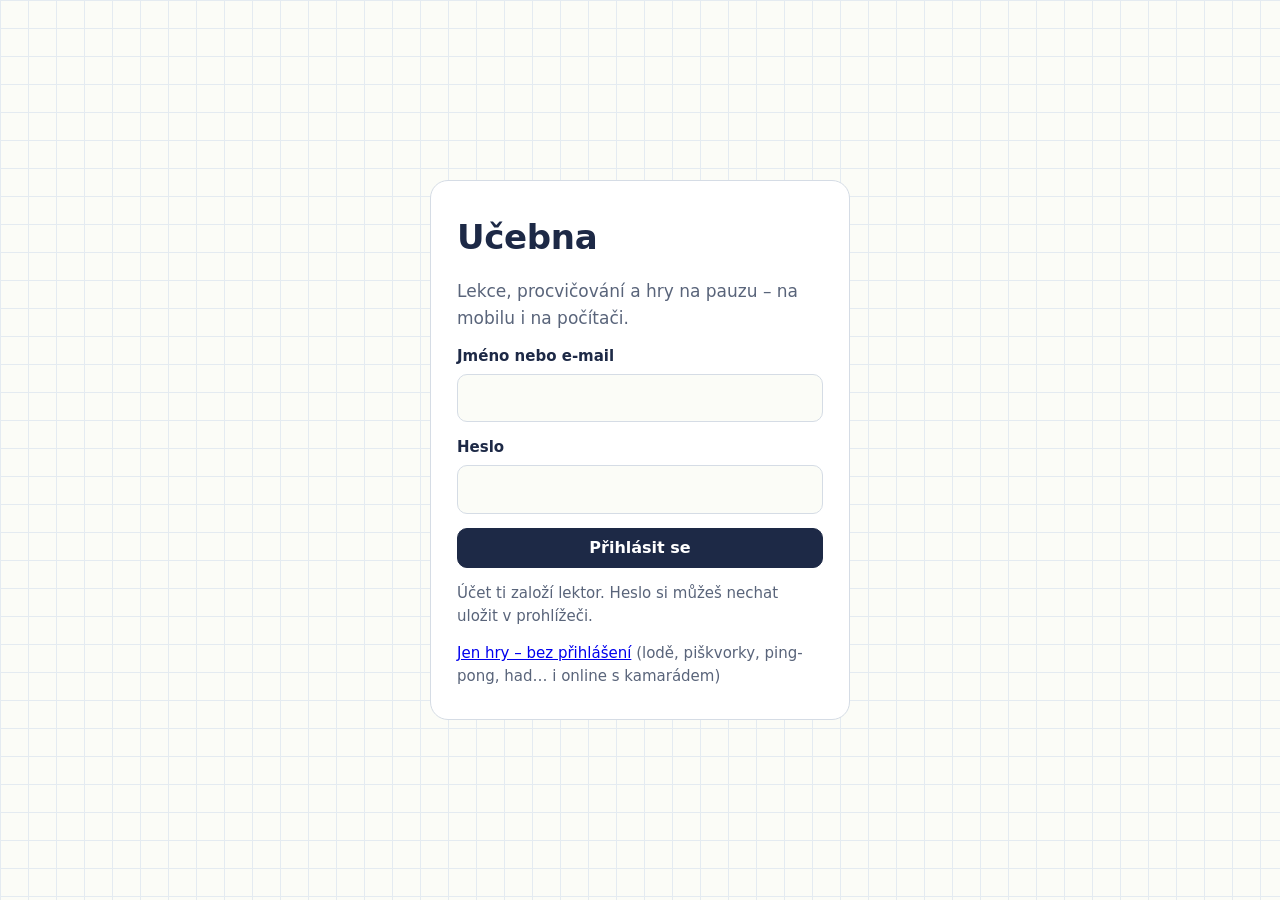
<file: index.html>
<!doctype html>
<html lang="cs">
<head>
<meta charset="utf-8">
<meta name="viewport" content="width=device-width, initial-scale=1, viewport-fit=cover">
<meta name="robots" content="noindex">
<meta name="theme-color" content="#fbfcf7">
<title>Učebna</title>
<link rel="stylesheet" href="css/ucebna.css">
<script type="module" src="js/app.js"></script>
</head>
<body>

<!-- přihlášení -->
<div id="obr-prihlaseni" class="stred" hidden>
  <main class="karta uvod">
    <h1>Učebna</h1>
    <p class="pod">Lekce, procvičování a hry na pauzu – na mobilu i na počítači.</p>
    <form id="form-prihlaseni" novalidate>
      <label>Jméno nebo e-mail<input name="jmeno" autocomplete="username" autocapitalize="none" spellcheck="false" required></label>
      <label>Heslo<input name="heslo" type="password" autocomplete="current-password" required></label>
      <p id="chyba" class="chyba" role="alert" hidden></p>
      <button type="submit" class="hlavni">Přihlásit se</button>
    </form>
    <p class="pozn">Účet ti založí lektor. Heslo si můžeš nechat uložit v prohlížeči.</p>
    <p class="pozn"><a href="hry/">Jen hry – bez přihlášení</a> (lodě, piškvorky, ping-pong, had… i online s kamarádem)</p>
  </main>
</div>

<!-- domů: aplikace -->
<div id="obr-domu" hidden>
  <header class="lista"><b class="znacka">Učebna</b><span id="kdo" class="kdo"></span><button type="button" data-a="odhlasit">Odhlásit</button></header>
  <main class="obsah">
    <h2 id="pozdrav"></h2>
    <div id="dlazdice" class="mrizka"></div>
    <section id="zaci" class="karta zaci" hidden>
      <div class="zaci-hlava"><h3>Žáci</h3><button type="button" data-z="pridat">+ Přidat žáka</button></div>
      <form id="form-pridat" class="pridat" hidden novalidate>
        <label>Jméno (jak se ukáže)<input name="jmeno" maxlength="40" required autocomplete="off"></label>
        <label>Přihlašovací jméno<input name="prihlaseni" maxlength="30" required autocapitalize="none" spellcheck="false" autocomplete="off"></label>
        <label>Heslo (aspoň 8 znaků)<input name="heslo" type="text" minlength="8" required autocomplete="new-password" spellcheck="false"></label>
        <fieldset><legend>Účet pro</legend><label class="zaskrt"><input type="radio" name="druh" value="zak" checked> žáka</label><label class="zaskrt"><input type="radio" name="druh" value="host"> hosta</label></fieldset>
        <fieldset data-pridat-appky><legend>Přístup</legend><label class="zaskrt"><input type="checkbox" name="app" value="matika" checked> Matika (žák)</label><label class="zaskrt"><input type="checkbox" name="app" value="hry" checked> Hry</label></fieldset>
        <p class="pozn" data-pridat-host hidden>Host dostane Matiku a Hry: lekce, hry a prázdné testy z přijímaček. Řešení a klíče neuvidí.</p>
        <div class="radek"><button type="button" data-z="pridat">Zrušit</button><button type="submit" class="hlavni">Založit účet</button></div>
        <p class="pozn">Žák nepotřebuje e-mail. Přihlásí se přihlašovacím jménem a heslem, které mu řekneš.</p>
      </form>
      <p id="pridat-stav" class="pozn" aria-live="polite"></p>
      <div id="zaci-seznam" class="zaci-seznam"></div>
    </section>
    <section id="sprava" class="karta sprava" hidden>
      <h3>Záloha souborů</h3>
      <p class="pozn">Soubory aplikací leží v zamčeném úložišti. Vidí je jen přihlášení, kteří k aplikaci mají přístup.</p>
      <div id="soubory"></div>
      <div id="pdf-testy"></div>
      <p id="sprava-stav" class="pozn" aria-live="polite"></p>
    </section>
  </main>
</div>

<!-- spuštěná aplikace -->
<div id="obr-aplikace" class="aplikace" hidden>
  <header class="lista tenka"><button type="button" data-a="zpet">← Učebna</button><span id="stav-sync" class="stav-sync" aria-live="polite"></span></header>
  <iframe id="ramec" title="Aplikace" hidden></iframe>
</div>

</body>
</html>
</file>
<file: css/ucebna.css>
/* Učebna – stejné barvy a papír s mřížkou jako Matika */
:root { --papir: #fbfcf7; --mrizka: #e4ebf1; --karta: #ffffff; --linka: #d5dce5; --inkoust: #1d2946; --tuzka: #59647a;
  --modra: #2e6cd0; --cervena: #cf3f36; --zelena: #1f7f54; color-scheme: light; }
@media (prefers-color-scheme: dark) { :root { --papir: #131826; --mrizka: #1c2334; --karta: #1a2131; --linka: #2f394d; --inkoust: #e6ebf6; --tuzka: #a4aec3;
  --modra: #72a5ff; --cervena: #ff6c62; --zelena: #4dc690; color-scheme: dark; } }
* { box-sizing: border-box; }
[hidden] { display: none !important; }
html, body { margin: 0; }
body { min-height: 100vh; font: 17px/1.55 system-ui, -apple-system, "Segoe UI", sans-serif; color: var(--inkoust); background: var(--papir);
  background-image: linear-gradient(var(--mrizka) 1px, transparent 1px), linear-gradient(90deg, var(--mrizka) 1px, transparent 1px); background-size: 28px 28px; }
h1, h2, h3 { margin: 0; letter-spacing: -0.01em; text-wrap: balance; }
.karta { background: var(--karta); border: 1.5px solid var(--linka); border-radius: 18px; }
.pozn { color: var(--tuzka); font-size: 15px; margin: 0; }
button, .tl { font: 700 16px/1 system-ui, -apple-system, "Segoe UI", sans-serif; color: var(--inkoust); background: var(--karta); border: 1.5px solid var(--linka);
  border-radius: 10px; padding: 11px 15px; cursor: pointer; touch-action: manipulation; }
button:hover, .tl:hover { border-color: var(--modra); }
button:disabled { opacity: .55; cursor: default; }
.hlavni { background: var(--inkoust); border-color: var(--inkoust); color: var(--karta); }
:focus-visible { outline: 3px solid var(--modra); outline-offset: 2px; }

/* přihlášení */
.stred { min-height: 100vh; display: grid; place-items: center; padding: 24px max(16px, env(safe-area-inset-right, 0px)) 24px max(16px, env(safe-area-inset-left, 0px)); }
.uvod { width: 100%; max-width: 420px; padding: 30px 26px; display: grid; gap: 14px; }
.uvod h1 { font-size: 34px; }
.pod { margin: 0; color: var(--tuzka); }
form { display: grid; gap: 14px; }
label { display: grid; gap: 6px; font-weight: 700; font-size: 15px; }
input { font: 17px/1.3 system-ui, -apple-system, "Segoe UI", sans-serif; color: var(--inkoust); background: var(--papir); border: 1.5px solid var(--linka); border-radius: 10px; padding: 12px 14px; width: 100%; }
input:focus { border-color: var(--modra); outline: none; }
.chyba { margin: 0; color: var(--cervena); font-weight: 700; font-size: 15px; }

/* lišta a domů */
.lista { position: sticky; top: 0; z-index: 2; display: flex; align-items: center; gap: 12px; padding: 10px max(16px, env(safe-area-inset-right, 0px)) 10px max(16px, env(safe-area-inset-left, 0px));
  padding-top: max(10px, env(safe-area-inset-top, 0px)); background: var(--papir); border-bottom: 1.5px solid var(--linka); }
.znacka { font-size: 19px; }
.kdo { margin-left: auto; color: var(--tuzka); font-size: 15px; }
.lista button { padding: 8px 12px; font-size: 15px; }
.obsah { max-width: 880px; margin: 0 auto; padding: 26px max(16px, env(safe-area-inset-right, 0px)) 40px max(16px, env(safe-area-inset-left, 0px)); display: grid; gap: 20px; }
.obsah h2 { font-size: 28px; }
.mrizka { display: grid; grid-template-columns: repeat(auto-fill, minmax(240px, 1fr)); gap: 14px; }
.dlazdice { display: grid; gap: 4px; text-align: left; padding: 20px; border-radius: 18px; line-height: 1.35; font-weight: 400; }
.dlazdice b { font-size: 20px; }
.dlazdice small { color: var(--tuzka); font-size: 15px; }
.dlazdice .znak { font-size: 30px; line-height: 1; color: var(--modra); font-weight: 700; margin-bottom: 6px; }
.dlazdice:not(:disabled):hover { transform: translateY(-1px); box-shadow: 0 6px 18px color-mix(in srgb, var(--inkoust) 10%, transparent); }
.sprava { padding: 20px; display: grid; gap: 12px; }
.soubor { display: flex; align-items: center; gap: 12px; justify-content: space-between; padding: 12px 0; border-top: 1px solid var(--linka); flex-wrap: wrap; }
.soubor > div { display: grid; min-width: 0; flex: 1 1 260px; }
.soubor small { color: var(--tuzka); font-size: 14px; }

/* spuštěná aplikace */
.aplikace { position: fixed; inset: 0; display: flex; flex-direction: column; background: var(--papir); }
.lista.tenka { position: static; padding-block: 6px; gap: 14px; }
.lista.tenka button { padding: 6px 10px; font-size: 14px; }
.stav-sync { color: var(--tuzka); font-size: 14px; } .stav-sync.ok { color: var(--zelena); } .stav-sync.ne { color: var(--cervena); font-weight: 700; }
.stav-sync.nahled { color: var(--modra); font-weight: 700; }
.aplikace.nahled .lista.tenka { background: color-mix(in srgb, var(--modra) 12%, var(--papir)); border-bottom-color: var(--modra); }
#ramec { flex: 1; width: 100%; border: 0; background: var(--papir); }
/* žáci */
.zaci { padding: 20px; display: grid; gap: 14px; }
.zaci-hlava { display: flex; align-items: center; justify-content: space-between; gap: 12px; }
.zaci-seznam { display: grid; gap: 12px; }
.zak { border: 1.5px solid var(--linka); border-radius: 14px; padding: 14px 16px; display: grid; gap: 10px; background: var(--papir); }
.zak-hlava { display: flex; justify-content: space-between; gap: 10px; flex-wrap: wrap; align-items: baseline; }
.zak-hlava > div { display: grid; } .zak-hlava b { font-size: 19px; } .zak-hlava small { color: var(--tuzka); font-size: 14px; }
code { font: 600 14px ui-monospace, "Cascadia Mono", Consolas, monospace; background: var(--karta); border: 1px solid var(--linka); border-radius: 6px; padding: 1px 6px; }
.stitky, .temata, .radek { display: flex; flex-wrap: wrap; gap: 6px; }
.radek { gap: 8px; }
.stitek { font-size: 13px; font-weight: 700; border: 1.5px solid var(--linka); background: var(--karta); border-radius: 999px; padding: 3px 10px; } .stitek.ne { color: var(--cervena); }
.cisla { display: grid; grid-template-columns: repeat(auto-fit, minmax(110px, 1fr)); gap: 8px; margin: 0; }
.cisla div { background: var(--karta); border: 1px solid var(--linka); border-radius: 10px; padding: 8px 10px; }
.cisla dt { font-size: 13px; color: var(--tuzka); } .cisla dd { margin: 0; font-size: 20px; font-weight: 700; }
.tema { font-size: 13px; background: var(--karta); border: 1px solid var(--linka); border-radius: 8px; padding: 3px 8px; } .tema b { color: var(--modra); letter-spacing: 1px; font-size: 11px; }
.zak button, .zaci-hlava button { padding: 8px 12px; font-size: 15px; }
.panel { border-top: 1px solid var(--linka); padding-top: 12px; }
.lekce-form, .heslo-form, .body-form, .pristupy-form, .pridat { display: grid; gap: 12px; }
.lekce-tab { border-collapse: collapse; width: 100%; } .lekce-tab select { max-width: 260px; } .lekce-tab th { text-align: left; font-weight: 600; font-size: 15px; padding: 5px 8px 5px 0; } .lekce-tab td { padding: 4px 0; }
select { font: 15px system-ui, -apple-system, "Segoe UI", sans-serif; color: var(--inkoust); background: var(--karta); border: 1.5px solid var(--linka); border-radius: 8px; padding: 7px 8px; width: 100%; }
.radek-pole { display: flex; align-items: center; gap: 10px; } .radek-pole input { width: 110px; }
.pridat { background: var(--papir); border: 1.5px solid var(--linka); border-radius: 14px; padding: 14px; }
fieldset { border: 1.5px solid var(--linka); border-radius: 10px; padding: 8px 12px; display: flex; gap: 16px; flex-wrap: wrap; } legend { font-weight: 700; font-size: 15px; padding: 0 4px; }
.zaskrt { display: flex; align-items: center; gap: 6px; font-weight: 600; } .zaskrt input { width: auto; }
@media (prefers-reduced-motion: reduce) { .dlazdice:hover { transform: none; } }

.odmeny-dariv { display: grid; gap: 6px; } .odmeny-dariv summary { cursor: pointer; font-weight: 600; } .odmeny-mrizka { display: grid; grid-template-columns: repeat(auto-fill, minmax(min(100%, 220px), 1fr)); gap: 4px 12px; }
</file>
